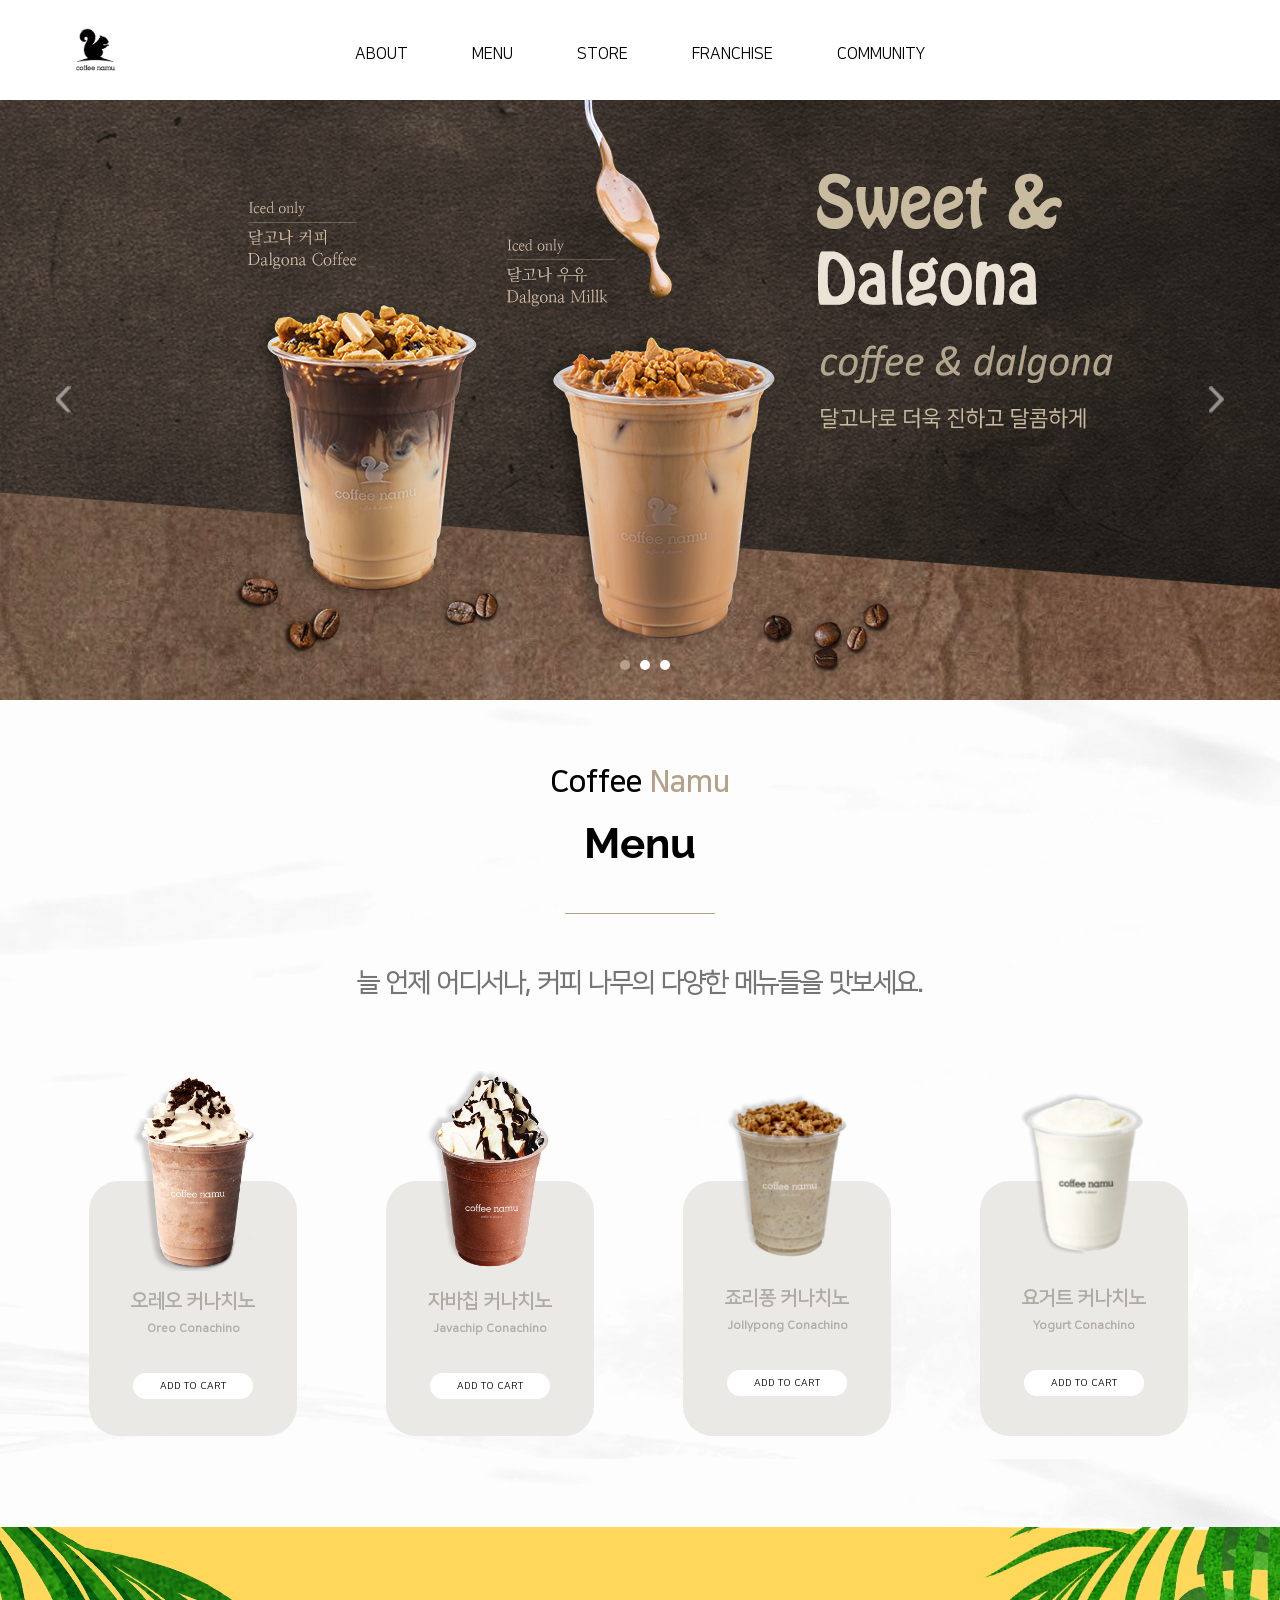
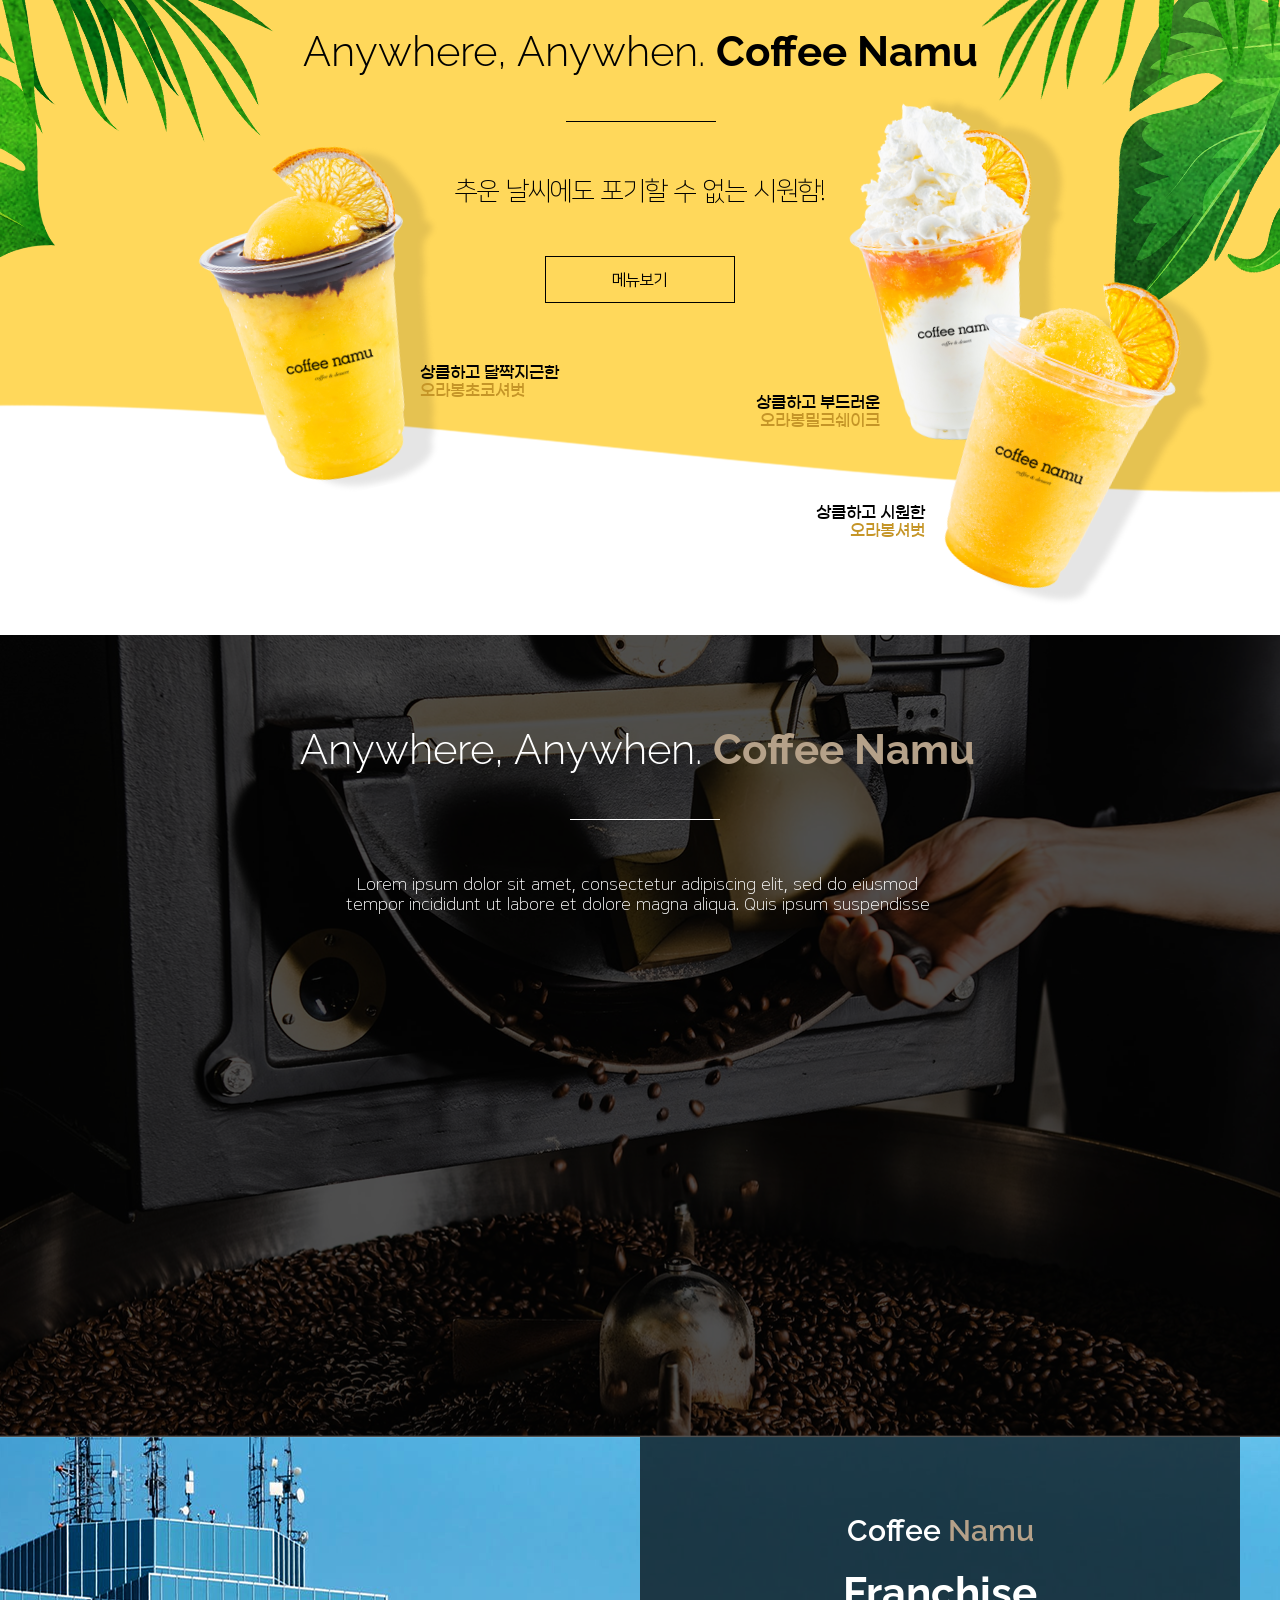
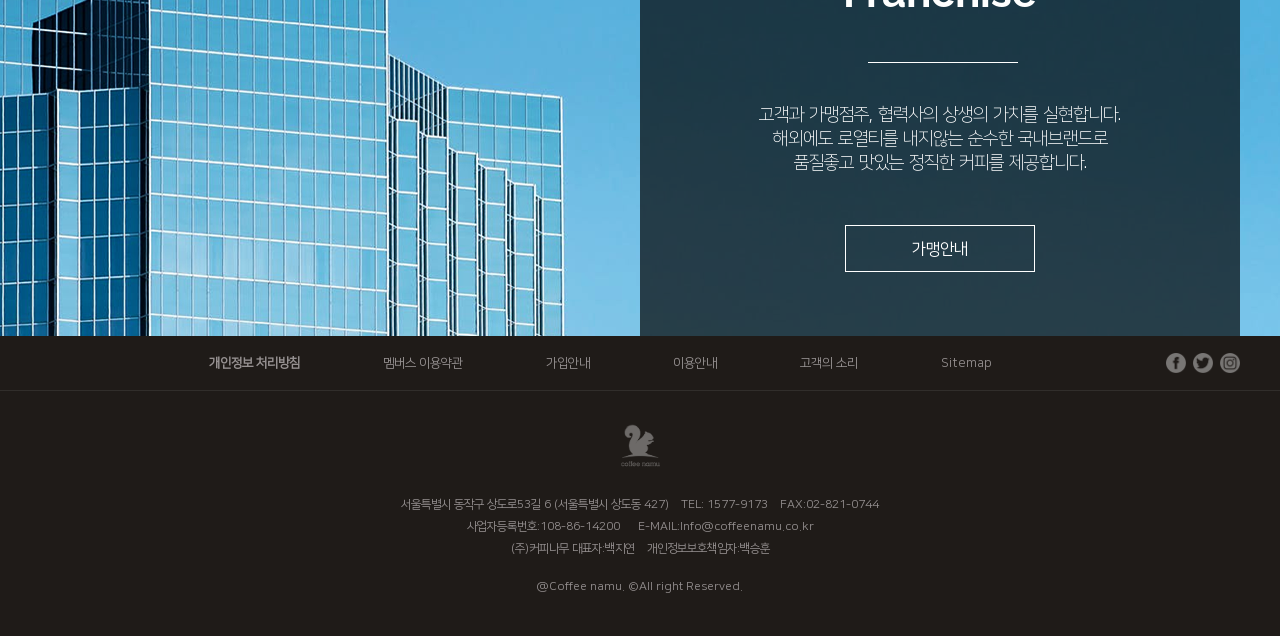
<file: index.html>
<!DOCTYPE html>
<html lang="en">
<head>
    <meta charset="UTF-8">
    <meta name="viewport" content="width=device-width, initial-scale=1.0">
    <script src="./js/jquery-3.5.1.min.js"></script>

    <!-- 슬라이드 -->
    <script src="./js/jquery-1.11.3.js"></script>
    <script src="./js/jquery.bxslider.min.js"></script>
    <link rel="stylesheet" href="./css/bxslider.css">

    <script>

        var j = $.noConflict(true); // $.noConflict(true) 를 사용해서 $ -> 변수로 선언한 j로 바꾸니 해결!
        
        j(document).ready(function(){ 
        
            var main = j('.bxslider').bxSlider({ 
        
            mode: 'horizontal', 
        
            auto: true,	//자동으로 슬라이드 
        
            controls : true,	//좌우 화살표	
        
            autoControls: true,	//stop,play 
        
            pager:true,	//페이징 
        
            pause: 5000, 
        
            autoDelay: 0,	
        
            slideWidth: 1920, 
        
            speed: 700, 
        
            stopAutoOnclick:true, 

            autoHover: true
        
        }); 
        
        
        
        j(".bx-stop").click(function(){	// 중지버튼 눌렀을때 
        
            main.stopAuto(); 
        
            j(".bx-stop").hide(); 
        
            j(".bx-start").show(); 
        
            return false; 
        
        }); 
        
        
        
        j(".bx-start").click(function(){	//시작버튼 눌렀을때 
        
            main.startAuto(); 
        
            j(".bx-start").hide(); 
        
            j(".bx-stop").show(); 
        
            return false; 
        
        }); 
        
        
        
        j(".bx-start").hide();	//onload시 시작버튼 숨김. 
        
        }); 
        
        </script>


    <link href="https://fonts.googleapis.com/css2?family=Raleway:wght@300;600;700&display=swap" rel="stylesheet">

    <!-- 사용자 자바 -->
    <script src="./js/main.js"></script>

    <!-- 사용자 CSS -->
    <link rel="stylesheet" href="./css/style.css">


    <title>Coffee Namu</title>
</head>


<body>


    <div class="main_wrap">
    <div class="main_wrap2" style="height: 3836px;">


        <section id="main">
            <header id="top"><!-- changed -->
                <div class="logo">
                <a href="">
                    <img src="./img/logo.png" style="width:50px; height:50px;" alt="">
                </a>
    
                <div class="accent"> 
                </div>
                </div><!-- changed -->
                
    
                <nav>
                    <ul class="depth1">
                        <li>
                            <a href="./sub1_1.html">ABOUT</a>
                            <ul class="sub">
                                <li><a href="./sub1_1.html">Brand Story</a></li>
                                <li><a href="./sub1_2.html">Location</a></li>
                            </ul>
                        </li>
                        <li>
                            <a href="./sub2_1.html">MENU</a>
                            <ul class="sub">
                                <li><a href="./sub2_1.html">New</a></li>
                                <li><a href="">Coffee</a></li>
                                <li><a href="">Tea & Beverage</a></li>
                                <li><a href="">Dessert</a></li>
                            </ul>
                        </li>
                        <li>
                            <a href="">STORE</a>			
                            <ul class="sub">
                                <li><a href="">매장찾기</a></li>
                            </ul>
                        </li>
        
                        <li>
                            <a href="">FRANCHISE</a>			
                            <ul class="sub">
                                <li><a href="">가맹안내</a></li>
                                <li><a href="">창업지원</a></li>
                                <li><a href="">가맹점 현황</a></li>
                            </ul>
                        </li>
        
                        <li>
                            <a href="">COMMUNITY</a>			
                            <ul class="sub">
                                <li><a href="">커피나무 소식</a></li>
                                <li><a href="">F&Q</a></li>
                            </ul>
                        </li>
                    </ul>
                </nav>    
            </header>
        </section>

    
    <div class="banner_wrap">
        <div class="home__slider">
            <div class="bxslider">
                <div><img src="./img/banner1.png" alt="그림1"></div>
                <div><img src="./img/banner2.png" alt="그림2"></div>
                <div><img src="./img/banner3.png" alt="그림3"></div>
            </div>   
        </div>      
    </div>

    
    <section id="content1">
        <div class="title">
            <p>Coffee <span>Namu</span> </p>
            <h1>Menu</h1>
            <p class="line"> </p>
            <h2>늘 언제 어디서나, 커피 나무의 다양한 메뉴들을 맛보세요.</h2>
        </div>

        <div class="menu">
            <div class="menu_wrap">
                <div class="m1">
                    <img src="./img/뜸부기/oreo.png" alt="oreo">
                    <h1>오레오 커나치노</h1>
                    <h2>Oreo Conachino</h2>
                    <button>ADD TO CART</button>
                </div>

                <div class="m2">
                    <img src="./img/뜸부기/javachip.png" alt="javachip">
                    <h1>자바칩 커나치노</h1>
                    <h2>Javachip Conachino</h2>
                    <button>ADD TO CART</button>
                </div>

                <div class="m3">
                    <img src="./img/뜸부기/jollypong.png" alt="jollypong">
                    <h1>죠리퐁 커나치노</h1>
                    <h2>Jollypong Conachino</h2>
                    <button>ADD TO CART</button>
                </div>

                <div class="m4">
                    <img src="./img/뜸부기/plainyogurt.png" alt="plainyogurt">
                    <h1>요거트 커나치노</h1>
                    <h2>Yogurt Conachino</h2>
                    <button>ADD TO CART</button>
                </div>
            </div>
        </div>

        <div class="pager2">
            
        </div>
    </section>


    <section id="content2">
        <div class="title">
            <h1>Anywhere, Anywhen. <span>Coffee Namu</span></h1>
            <p class="line"> </p>
            <h2>추운 날씨에도 포기할 수 없는 시원함!</h2>
            <input class="button" type="button" value="메뉴보기"
                onClick="location.href='sub2_1.html'">
        </div>


        <div class="new">
            <div class="n1">
                <div class="shake-vertical">
                    <img src="./img/뜸부기/new1.png" alt="new1">
                </div>
                <ul>
                    <li>상큼하고 달짝지근한</li>
                    <li>오라봉초코셔벗</li>
                </ul>
            </div>

            <div class="n2">
                <div class="shake-vertical">
                    <img src="./img/뜸부기/new3.png" alt="new2">
                </div>
                <ul>
                    <li>상큼하고 부드러운</li>
                    <li>오라봉밀크쉐이크</li>
                </ul>
            </div>

            <div class="n3">
                <div class="shake-vertical">
                    <img src="./img/뜸부기/new2.png" alt="">
                </div>
                <ul>
                    <li>상큼하고 시원한</li>
                    <li>오라봉셔벗</li>
                </ul>
            </div>
        </div>
    </section>


    <section id="content3">
        <div class="bg">
            <img src="./img/뜸부기/이미지 2.png" alt="">
            <div class="trans"></div>
        </div>

        <div class="title">
            <h1>Anywhere, Anywhen. <span>Coffee Namu</span></h1>
            <p class="line"> </p>
            <h2>Lorem ipsum dolor sit amet, consectetur adipiscing elit, sed do eiusmod <br> tempor incididunt ut labore et dolore magna aliqua. Quis ipsum suspendisse </h2>
            <iframe class="video" width="640" height="360" src="https://www.youtube.com/embed/LH9Fu33ukTg" frameborder="0" allow="accelerometer; autoplay; clipboard-write; encrypted-media; gyroscope; picture-in-picture" allowfullscreen></iframe>
        </div>
    </section>


    <section id="content4">
        <div class="content4_container">
            <div class="left"></div>
            <div class="trans">
                <h1>Coffee <span> Namu</span></h1>
                    <h3>Franchise</h3>
                    <p class="line"> </p>
                    <h2>고객과 가맹점주, 협력사의 상생의 가치를 실현합니다. <br> 해외에도 로열티를 내지않는 순수한 국내브랜드로 <br>품질좋고 맛있는 정직한 커피를 제공합니다. </h2>
                    <button>가맹안내</button>
            </div>
        </div>
    </section>

</div>
</div>

<footer id="footer" style="top: 3536px;">
    <div class="footer_container">
    <ul class="footer_menu">
        <li><a href="#"><strong>개인정보 처리방침</strong></a> </li>
        <li><a href="#">멤버스 이용약관 </a></li>
        <li><a href="#">가입안내</a></li>
        <li><a href="#">이용안내</a></li>
        <li><a href="#">고객의 소리</a></li>
        <li><a href="#">Sitemap</a></li>
    </ul>

    <ul class="sns">
        <li><a href="#"><img src="./img/facebook.png" alt=""></a></li>
        <li><a href="#"><img src="./img/twitter.png" alt=""></a></li>
        <li><a href="#"><img src="./img/instagram.png" alt=""></a></li>
    </ul>
    </div> <!--container end-->

    <div class="footer_line"></div>

    <div class="footer_container2">
        <img class="footer_logo" src="./img/logo2.png"  alt="footer logo">
        
        <p class="footer_text">서울특별시 동작구 상도로53길 6 (서울특별시 상도동 427) &nbsp; &nbsp;TEL: 1577-9173&nbsp;&nbsp;&nbsp; FAX:02-821-0744 <br>
        사업자등록번호:108-86-14200&nbsp;&nbsp;&nbsp;&nbsp;&nbsp; E-MAIL:Info@coffeenamu.co.kr <br>
        (주)커피나무 대표자:백지연&nbsp;&nbsp;&nbsp; 개인정보보호책임자:백승훈
        </p>

        <p class="copy">
            @Coffee namu. &copy;All right Reserved.
        </p>  
    </div>
</footer>

</body>
</html>
</file>
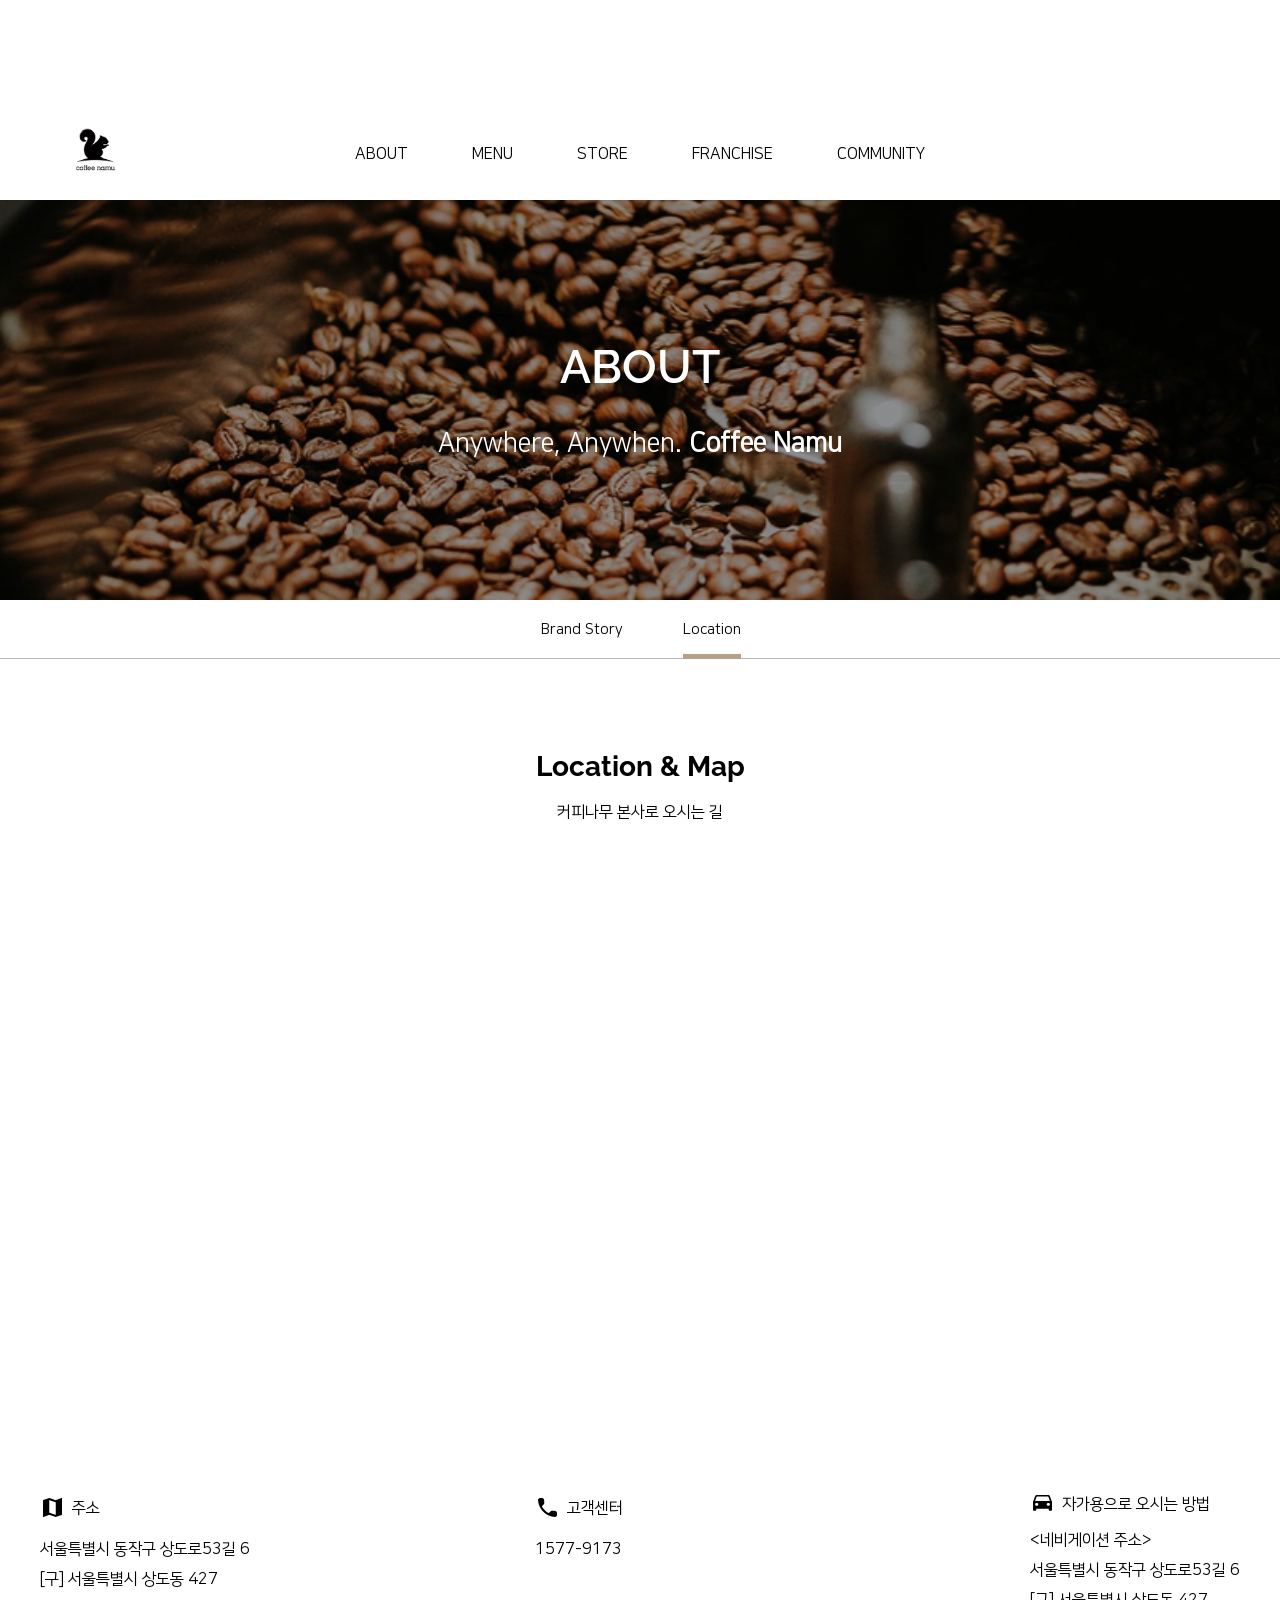
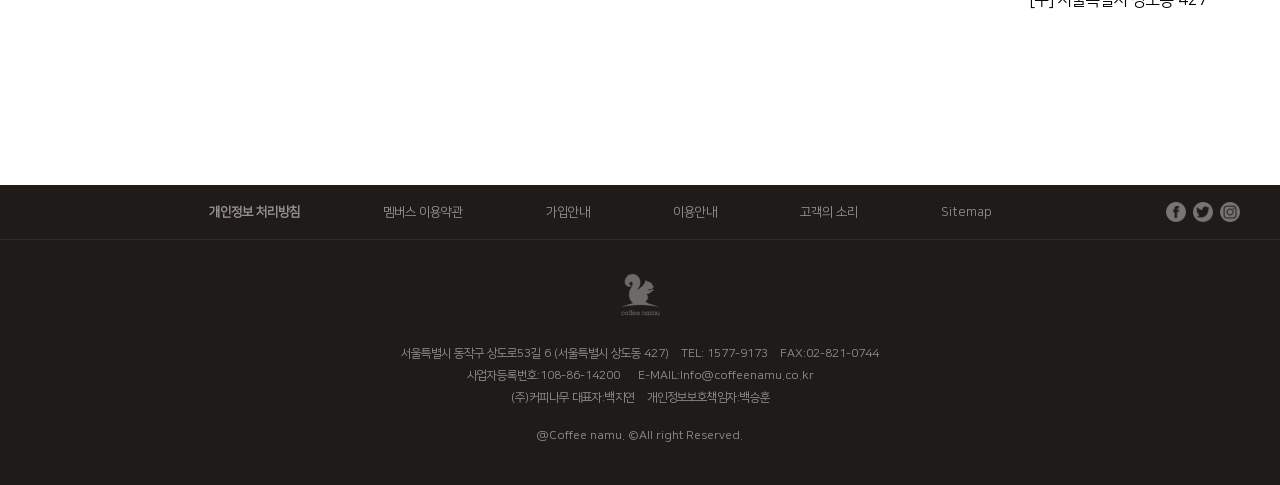
<file: sub1_2.html>
<!DOCTYPE html>
<html lang="en">
<head>
    <meta charset="UTF-8">
    <meta name="viewport" content="width=device-width, initial-scale=1.0">

    <script src="./js/jquery-3.5.1.min.js"></script>
    <link href="https://fonts.googleapis.com/css2?family=Raleway:wght@300;600;700&display=swap" rel="stylesheet">
    
    <!-- 사용자 자바 -->
    <script src="./js/main.js"></script>

    <!-- 사용자 CSS -->
    <link rel="stylesheet" href="./css/style.css">

    <title>ABOUT > Location</title>
</head>
<body>

<div class="main_wrap">
<div class="main_wrap2" style="height: 1940px;">
    <section id="main">
        <header id="top"><!-- changed -->
            <div class="logo">
            <a href="./index.html">
                <img src="./img/logo.png" style="width:50px; height:50px;" alt="">
            </a>

            <div class="accent"> 
            </div>
            </div><!-- changed -->
            

            <nav>
                <ul class="depth1">
                    <li>
                        <a href="./sub1_1.html">ABOUT</a>
                        <ul class="sub">
                            <li><a href="./sub1_1.html">Brand Story</a></li>
                            <li><a href="./sub1_2.html">Location</a></li>
                        </ul>
                    </li>
                    <li>
                        <a href="./sub2_1.html">MENU</a>
                        <ul class="sub">
                            <li><a href="./sub2_1.html">New</a></li>
                            <li><a href="">Coffee</a></li>
                            <li><a href="">Tea & Beverage</a></li>
                            <li><a href="">Dessert</a></li>
                        </ul>
                    </li>
                    <li>
                        <a href="">STORE</a>			
                        <ul class="sub">
                            <li><a href="">매장찾기</a></li>
                        </ul>
                    </li>
    
                    <li>
                        <a href="">FRANCHISE</a>			
                        <ul class="sub">
                            <li><a href="">가맹안내</a></li>
                            <li><a href="">창업지원</a></li>
                            <li><a href="">가맹점 현황</a></li>
                        </ul>
                    </li>
    
                    <li>
                        <a href="">COMMUNITY</a>			
                        <ul class="sub">
                            <li><a href="">커피나무 소식</a></li>
                            <li><a href="">F&Q</a></li>
                        </ul>
                    </li>
                </ul>
            </nav>    
        </header>
    </section>



    <section id="sub_title">
        <h1>ABOUT</h1>
        <h2>Anywhere, Anywhen. <span>Coffee Namu</span></h2>
    </section>

    
    <section id="sub_nav">
        <ul>
            <li><a href="./sub1_1.html">Brand Story</a></li>
            <li><a href="./sub1_2.html" style="border-bottom: 5px solid #B5A189; padding-bottom: 16px;">Location</a></li>
        </ul>
    </section>

</div>
</div>


<section id="sub1_2content">
    <div class="title">
        <h1>Location & Map</h1>
        <h2>커피나무 본사로 오시는 길</h2>
    </div>

    <div class="map_wrap">
        <iframe src="https://www.google.com/maps/embed?pb=!1m18!1m12!1m3!1d3165.432270247312!2d126.95109251516573!3d37.497721679810915!2m3!1f0!2f0!3f0!3m2!1i1024!2i768!4f13.1!3m3!1m2!1s0x357c9f7dee5e2709%3A0xe45bc6c9b511c5ff!2z7ISc7Jq47Yq567OE7IucIOuPmeyekeq1rCDsg4Hrj4Trj5kg7IOB64-E66GcNTPquLggNg!5e0!3m2!1sko!2skr!4v1603605767948!5m2!1sko!2skr" width="1920px" height="560" frameborder="0" style="border:0;" allowfullscreen="" aria-hidden="false" tabindex="0"></iframe>

        <div class="map_text">
            <ul>
                <li><img src="./img/map-black-48dp.png" alt=""> <span>주소</span></li>
                <li>서울특별시 동작구 상도로53길 6 <br>
                    [구] 서울특별시 상도동 427</li>
            </ul>

            <ul>
                <li><img src="./img/call-black-48dp.png" alt=""><span>고객센터</span></li>
                <li>1577-9173</li>
            </ul>

            <ul>
                <li><img src="./img/directions_car-black-48dp.png" alt=""><span>자가용으로 오시는 방법</span></li>
                <li>&lt;네비게이션 주소&gt; <br>
                    서울특별시 동작구 상도로53길 6 <br>
                    [구] 서울특별시 상도동 427</li>
            </ul>
        </div>
    </div>
</section>


<footer id="footer" style="top: 700px;">
    <div class="footer_container">
    <ul class="footer_menu">
        <li><a href="#"><strong>개인정보 처리방침</strong></a> </li>
        <li><a href="#">멤버스 이용약관 </a></li>
        <li><a href="#">가입안내</a></li>
        <li><a href="#">이용안내</a></li>
        <li><a href="#">고객의 소리</a></li>
        <li><a href="#">Sitemap</a></li>
    </ul>

    <ul class="sns">
        <li><a href="#"><img src="./img/facebook.png" alt=""></a></li>
        <li><a href="#"><img src="./img/twitter.png" alt=""></a></li>
        <li><a href="#"><img src="./img/instagram.png" alt=""></a></li>
    </ul>
    </div> <!--container end-->

    <div class="footer_line"></div>

    <div class="footer_container2">
        <img class="footer_logo" src="./img/logo2.png"  alt="footer logo">
        
        <p class="footer_text">서울특별시 동작구 상도로53길 6 (서울특별시 상도동 427) &nbsp; &nbsp;TEL: 1577-9173&nbsp;&nbsp;&nbsp; FAX:02-821-0744 <br>
        사업자등록번호:108-86-14200&nbsp;&nbsp;&nbsp;&nbsp;&nbsp; E-MAIL:Info@coffeenamu.co.kr <br>
        (주)커피나무 대표자:백지연&nbsp;&nbsp;&nbsp; 개인정보보호책임자:백승훈
        </p>

        <p class="copy">
            @Coffee namu. &copy;All right Reserved.
        </p>  
    </div>
</footer>
    
</body>
</html>
</file>
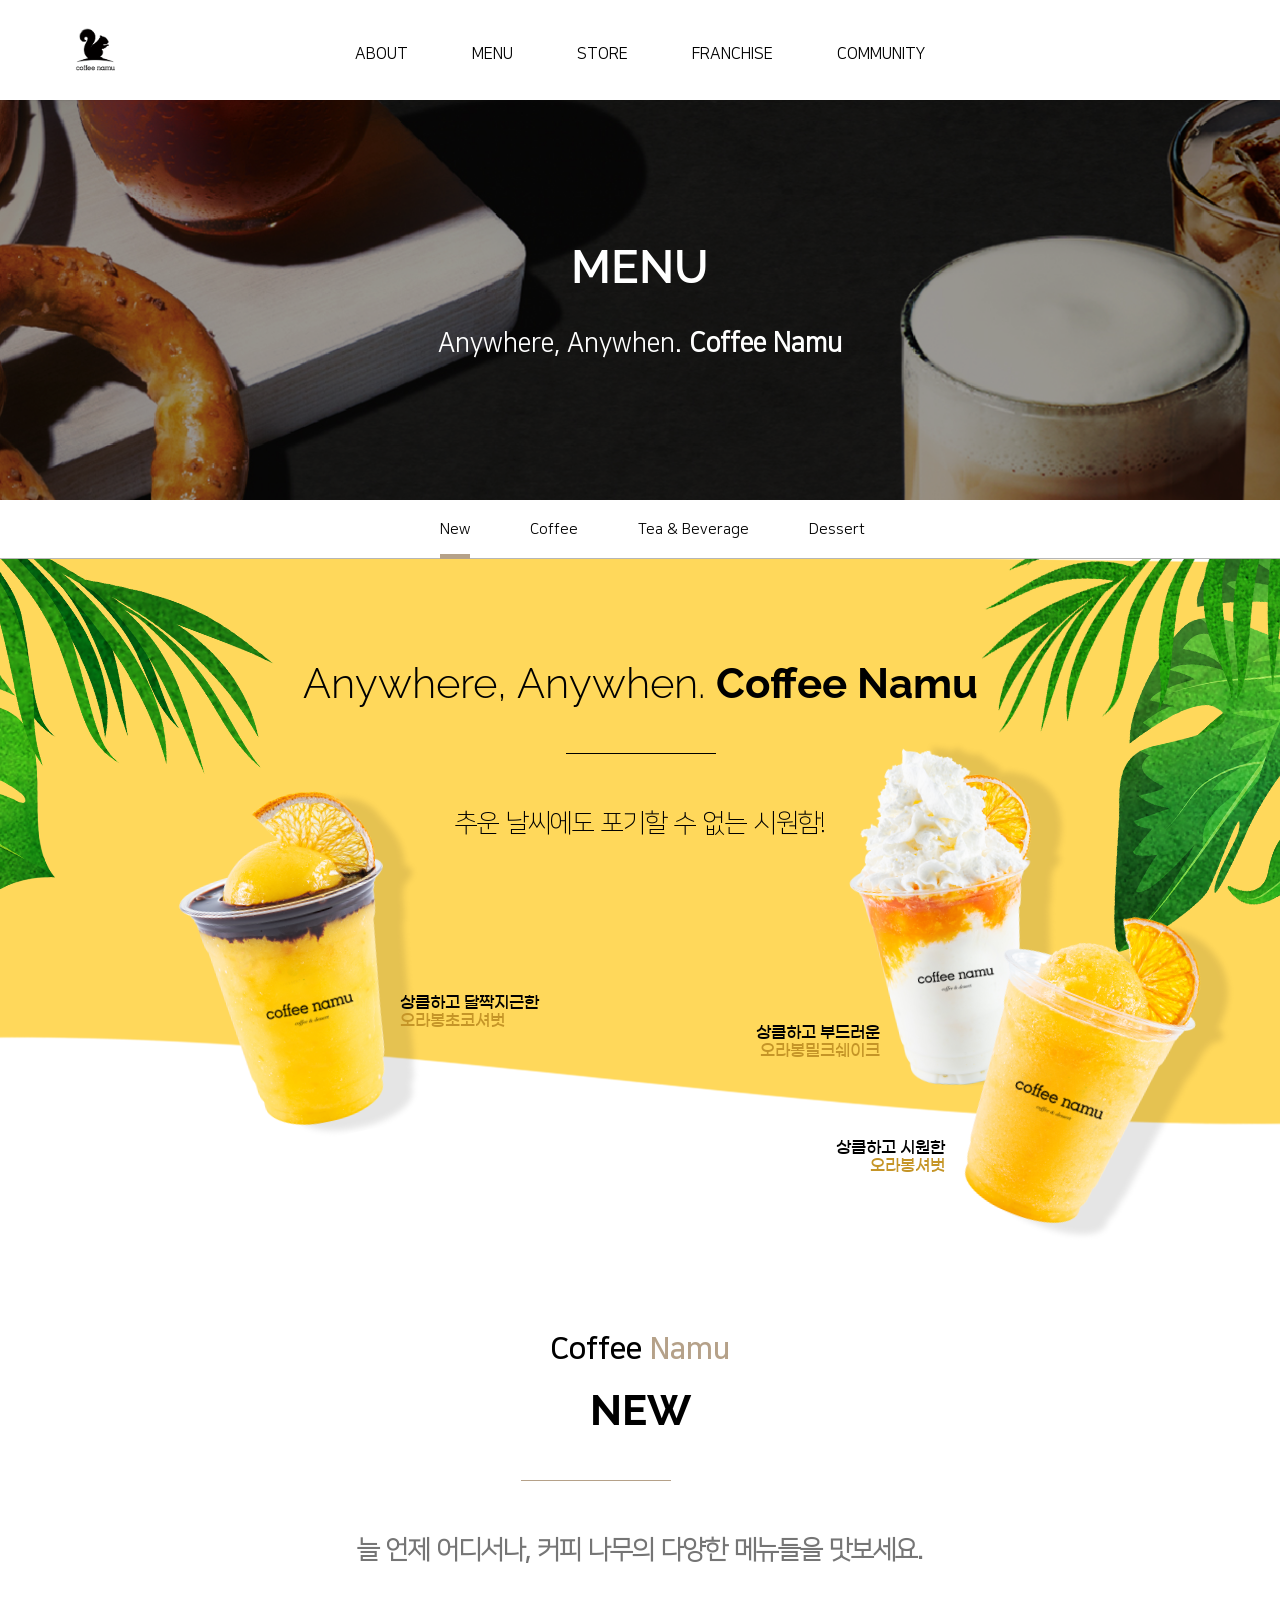
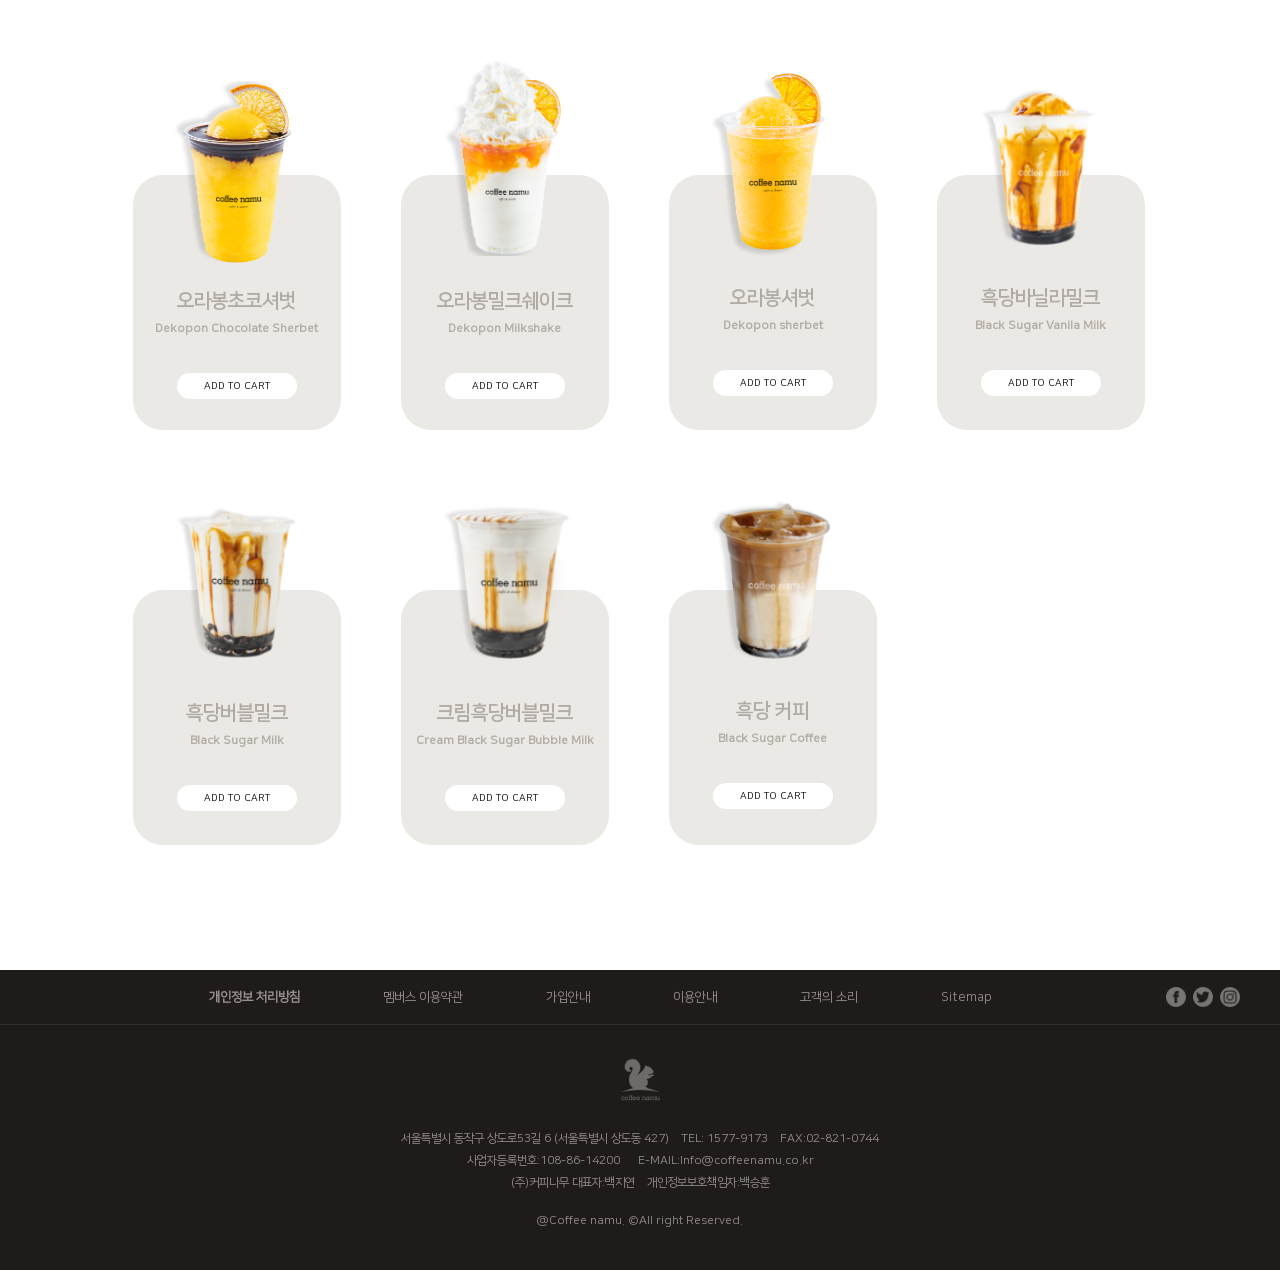
<file: sub2_1.html>
<!DOCTYPE html>
<html lang="en">
<head>
    <meta charset="UTF-8">
    <meta name="viewport" content="width=device-width, initial-scale=1.0">

    <script src="./js/jquery-3.5.1.min.js"></script>
    <link href="https://fonts.googleapis.com/css2?family=Raleway:wght@300;600;700&display=swap" rel="stylesheet">
    
    <!-- 사용자 자바 -->
    <script src="./js/main.js"></script>

    <!-- 사용자 CSS -->
    <link rel="stylesheet" href="./css/style.css">
    <link rel="stylesheet" href="./sub2_1.html">

    <title>MENU > New</title>
</head>
<body>

<div class="main_wrap">
<div class="main_wrap2" style="height: 2860px;">
    <section id="main">
        <header id="top"><!-- changed -->
            <div class="logo">
            <a href="./index.html">
                <img src="./img/logo.png" style="width:50px; height:50px;" alt="">
            </a>

            <div class="accent"> 
            </div>
            </div><!-- changed -->
            

            <nav>
                <ul class="depth1">
                    <li>
                        <a href="./sub1_1.html">ABOUT</a>
                        <ul class="sub">
                            <li><a href="./sub1_1.html">Brand Story</a></li>
                            <li><a href="./sub1_2.html">Location</a></li>
                        </ul>
                    </li>
                    <li>
                        <a href="./sub2_1.html">MENU</a>
                        <ul class="sub">
                            <li><a href="./sub2_1.html">New</a></li>
                            <li><a href="">Coffee</a></li>
                            <li><a href="">Tea & Beverage</a></li>
                            <li><a href="">Dessert</a></li>
                        </ul>
                    </li>
                    <li>
                        <a href="">STORE</a>			
                        <ul class="sub">
                            <li><a href="">매장찾기</a></li>
                        </ul>
                    </li>
    
                    <li>
                        <a href="">FRANCHISE</a>			
                        <ul class="sub">
                            <li><a href="">가맹안내</a></li>
                            <li><a href="">창업지원</a></li>
                            <li><a href="">가맹점 현황</a></li>
                        </ul>
                    </li>
    
                    <li>
                        <a href="">COMMUNITY</a>			
                        <ul class="sub">
                            <li><a href="">커피나무 소식</a></li>
                            <li><a href="">F&Q</a></li>
                        </ul>
                    </li>
                </ul>
            </nav>    
        </header>
    </section>



    <section id="sub_title" style="background-image: url('./img/sub2_1.png');">
        <h1>MENU</h1>
        <h2>Anywhere, Anywhen. <span>Coffee Namu</span></h2>
    </section>

    
    <section id="sub_nav3">
        <ul>
            <li><a href="./sub2_1.html" style="border-bottom: 5px solid #B5A189; padding-bottom: 16px;">New</a></li>
            <li><a href="#">Coffee</a></li>
            <li><a href="#">Tea & Beverage</a></li>
            <li><a href="#">Dessert</a></li>
        </ul>
    </section>



    <section id="sub2_1content">
        <section id="content2">
            <div class="title">
                <h1>Anywhere, Anywhen. <span>Coffee Namu</span></h1>
                <p class="line"> </p>
                <h2>추운 날씨에도 포기할 수 없는 시원함!</h2>
                <!-- <button>메뉴보기</button> -->
            </div>
    
    
            <div class="new2">
                    <div class="n1">
                        <div class="shake-vertical">
                            <img src="./img/뜸부기/new1.png" alt="new1">
                        </div>
                        <ul>
                            <li>상큼하고 달짝지근한</li>
                            <li>오라봉초코셔벗</li>
                        </ul>
                    </div>
        
                    <div class="n2">
                        <div class="shake-vertical">
                            <img src="./img/뜸부기/new3.png" alt="new2">
                        </div>
                        <ul>
                            <li>상큼하고 부드러운</li>
                            <li>오라봉밀크쉐이크</li>
                        </ul>
                    </div>
        
                    <div class="n3">
                        <div class="shake-vertical">
                            <img src="./img/뜸부기/new2.png" alt="">
                        </div>
                        <ul>
                            <li>상큼하고 시원한</li>
                            <li>오라봉셔벗</li>
                        </ul>
                    </div>         
            </div>
        </section>
    </section>


    <section id="content2_1">
        <div class="title">
            <p>Coffee <span>Namu</span> </p>
            <h1>NEW</h1>
            <p class="line"> </p>
            <h2>늘 언제 어디서나, 커피 나무의 다양한 메뉴들을 맛보세요.</h2>
        </div>

        <div class="menu">
            <div class="m1">
                <img src="./img/new1.png" style="width:182px; height: 190px; margin-top: -94px;" alt="new1">
                <h1>오라봉초코셔벗</h1>
                <h2>Dekopon Chocolate Sherbet</h2>
                <button>ADD TO CART</button>
            </div>

            <div class="m2">
                <img src="./img/new3.png" style="margin-top: -119px;" alt="new2">
                <h1 style="margin-top: 30px;">오라봉밀크쉐이크</h1>
                <h2>Dekopon Milkshake</h2>
                <button>ADD TO CART</button>
            </div>

            <div class="m3">
                <img src="./img/new2.png" style="width:180px; height: 190px; margin-top: -108px;" alt="new3">
                <h1 style="margin-top: 26px;">오라봉셔벗</h1>
                <h2>Dekopon sherbet</h2>
                <button>ADD TO CART</button>
            </div>

            <div class="m4">
                <img src="./img/new5.png" style="width: 158px; height: 162px; margin-top: -90px;" alt="new4">
                <h1 style="margin-top: 36px;">흑당바닐라밀크</h1>
                <h2>Black Sugar Vanila Milk</h2>
                <button>ADD TO CART</button>
            </div>
            
            <div class="m5">
                <img src="./img/new4.png" style="width: 158px; height: 162px; margin-top: -90px;" alt="new5">
                <h1 style="margin-top: 36px;">흑당버블밀크</h1>
                <h2>Black Sugar Milk</h2>
                <button>ADD TO CART</button>
            </div>

            <div class="m6">
                <img src="./img/new6.png" style="width: 158px; height: 162px; margin-top: -90px;" alt="new6">
                <h1 style="margin-top: 36px;">크림흑당버블밀크</h1>
                <h2>Cream Black Sugar Bubble Milk</h2>
                <button>ADD TO CART</button>
            </div>

            <div class="m7">
                <img src="./img/new7.png" style="width: 158px; height: 162px; margin-top: -90px;" alt="new7">
                <h1 style="margin-top: 34px;">흑당 커피</h1>
                <h2>Black Sugar Coffee</h2>
                <button>ADD TO CART</button>
            </div>
        </div>
    </section>
    
</div>
</div>

<footer id="footer" style="top: 2570px;">
    <div class="footer_container">
    <ul class="footer_menu">
        <li><a href="#"><strong>개인정보 처리방침</strong></a> </li>
        <li><a href="#">멤버스 이용약관 </a></li>
        <li><a href="#">가입안내</a></li>
        <li><a href="#">이용안내</a></li>
        <li><a href="#">고객의 소리</a></li>
        <li><a href="#">Sitemap</a></li>
    </ul>

    <ul class="sns">
        <li><a href="#"><img src="./img/facebook.png" alt=""></a></li>
        <li><a href="#"><img src="./img/twitter.png" alt=""></a></li>
        <li><a href="#"><img src="./img/instagram.png" alt=""></a></li>
    </ul>
    </div> <!--container end-->

    <div class="footer_line"></div>

    <div class="footer_container2">
        <img class="footer_logo" src="./img/logo2.png"  alt="footer logo">
        
        <p class="footer_text">서울특별시 동작구 상도로53길 6 (서울특별시 상도동 427) &nbsp; &nbsp;TEL: 1577-9173&nbsp;&nbsp;&nbsp; FAX:02-821-0744 <br>
        사업자등록번호:108-86-14200&nbsp;&nbsp;&nbsp;&nbsp;&nbsp; E-MAIL:Info@coffeenamu.co.kr <br>
        (주)커피나무 대표자:백지연&nbsp;&nbsp;&nbsp; 개인정보보호책임자:백승훈
        </p>

        <p class="copy">
            @Coffee namu. &copy;All right Reserved.
        </p>  
    </div>
</footer>



</body>
</html>
</file>
<file: css/bxslider.css>
﻿/** VARIABLES
===================================*/
/** RESET AND LAYOUT
===================================*/
.bx-wrapper {
  position: relative;
  margin-bottom: 60px;
  padding: 0;
  *zoom: 1;
  -ms-touch-action: pan-y;
  touch-action: pan-y;
}

.bx-wrapper img {
  /*max-width: 100%;*/
  /*이미지 크기 설정*/
  max-width:1920px;
  height:600px;
  display: block;
}
.bxslider {
  margin: 0;
  padding: 0;
}
ul.bxslider {
  list-style: none;
}
.bx-viewport {
  /*fix other elements on the page moving (on Chrome)*/
  -webkit-transform: translatez(0);
}
/** THEME
===================================*/
.bx-wrapper {
	/*이미지밖의 껍데기 크기 설정*/
	width:1920px;
  height:600px;
  margin: 0 auto;
  -moz-box-shadow: 0 0 5px #ccc;
  -webkit-box-shadow: 0 0 5px #ccc;
  box-shadow: 0 0 5px #ccc;
  /* border: 5px solid #fff; */
  background: #fff;
}

.bx-wrapper .bx-controls-auto {
  display: none;
}

.bx-wrapper .bx-pager,
.bx-wrapper .bx-controls-auto {
  /* outline: 1px solid red; */
  position: absolute;
  bottom: 30px; left: 935px;
  width: 1920px;
}
/* LOADER */
.bx-wrapper .bx-loading {
  min-height: 50px;
  background: url('images/bx_loader.gif') center center no-repeat #ffffff;
  height: 100%;
  width: 100%;
  position: absolute;
  top: 0;
  left: 0;
  z-index: 2000;
}
/* PAGER */
.bx-wrapper .bx-pager {
  text-align: center;
  font-size: .85em;
  font-family: Arial;
  font-weight: bold;
  color: #666;
  padding-top: 20px;
  /* outline: 1px solid red; */
}
.bx-wrapper .bx-pager.bx-default-pager a {
  background: rgb(255, 255, 255);
  text-indent: -9999px;
  display: block;
  width: 10px;
  height: 10px;
  margin: 0 5px;
  outline: 0;
  -moz-border-radius: 5px;
  -webkit-border-radius: 5px;
  border-radius: 5px;
}
.bx-wrapper .bx-pager.bx-default-pager a:hover,
.bx-wrapper .bx-pager.bx-default-pager a.active,
.bx-wrapper .bx-pager.bx-default-pager a:focus {
  background: #B5A189;
}
.bx-wrapper .bx-pager-item,
.bx-wrapper .bx-controls-auto .bx-controls-auto-item {
  display: inline-block;
  vertical-align: bottom;
  *zoom: 1;
  *display: inline;
}
.bx-wrapper .bx-pager-item {
  font-size: 0;
  line-height: 0;
}
/* DIRECTION CONTROLS (NEXT / PREV) */
.bx-wrapper .bx-prev {
  left: 370px;
  background: url('images/controls.png') no-repeat 0 -32px;
}
.bx-wrapper .bx-prev:hover,
.bx-wrapper .bx-prev:focus {
  background-position: 0 0;
}
.bx-wrapper .bx-next {
  right: 370px;
  background: url('images/controls.png') no-repeat -43px -32px;
}
.bx-wrapper .bx-next:hover,
.bx-wrapper .bx-next:focus {
  background-position: -43px 0;
}
.bx-wrapper .bx-controls-direction a {
  position: absolute;
  top: 50%; 
  margin-top: -16px;
  outline: 0;
  /* outline: 1px solid red; */
  width: 32px;
  height: 32px;
  text-indent: -9999px;
  z-index: 9999;
}
.bx-wrapper .bx-controls-direction a.disabled {
  display: none;
}
/* AUTO CONTROLS (START / STOP) */
.bx-wrapper .bx-controls-auto {
  text-align: center;
}
.bx-wrapper .bx-controls-auto .bx-start {
  display: block;
  text-indent: -9999px;
  width: 10px;
  height: 11px;
  outline: 0;
  background: url('images/controls.png') -86px -11px no-repeat;
  margin: 0 3px;
}
.bx-wrapper .bx-controls-auto .bx-start:hover,
.bx-wrapper .bx-controls-auto .bx-start.active,
.bx-wrapper .bx-controls-auto .bx-start:focus {
  background-position: -86px 0;
}
.bx-wrapper .bx-controls-auto .bx-stop {
  display: block;
  text-indent: -9999px;
  width: 9px;
  height: 11px;
  outline: 0;
  background: url('images/controls.png') -86px -44px no-repeat;
  margin: 0 3px;
}
.bx-wrapper .bx-controls-auto .bx-stop:hover,
.bx-wrapper .bx-controls-auto .bx-stop.active,
.bx-wrapper .bx-controls-auto .bx-stop:focus {
  background-position: -86px -33px;
}
/* PAGER WITH AUTO-CONTROLS HYBRID LAYOUT */
.bx-wrapper .bx-controls.bx-has-controls-auto.bx-has-pager .bx-pager {
  text-align: left;
  width: 80%;
}
.bx-wrapper .bx-controls.bx-has-controls-auto.bx-has-pager .bx-controls-auto {
  right: 0;
  width: 35px;
}
/* IMAGE CAPTIONS */
.bx-wrapper .bx-caption {
  position: absolute;
  bottom: 0;
  left: 0;
  background: #666;
  background: rgba(80, 80, 80, 0.75);
  width: 100%;
}
.bx-wrapper .bx-caption span {
  color: #fff;
  font-family: Arial;
  display: block;
  font-size: .85em;
  padding: 10px;
}
</file>
<file: css/style.css>
* { padding: 0; margin: 0; font-family: 'square_r';}
ul { list-style-type: none;}
a {text-decoration: none; color: black;}

@font-face {
    font-family: 'square_r';
    src: url('../font/NanumSquare_acR.ttf');
}

@font-face {
    font-family: 'square_b';
    src: url('../font/NanumSquare_acB.ttf');
}

@font-face {
    font-family: 'square_eb';
    src: url('../font/NanumSquare_acEB.ttf');
}

@font-face {
    font-family: 'square_l';
    src: url('../font/NanumSquare_acL.ttf');
}

@font-face {
    font-family: 'gmarket_m';
    src: url('../font/GmarketSansTTFMedium.ttf');
}

@font-face {
    font-family: 'gmarket_l';
    src: url('../font/GmarketSansTTFLight.ttf');
}


body {
    overflow-x: hidden;
}

.main_wrap {
    width: 100%;
    position: relative;
}

.main_wrap2 {
    width: 1920px;
    position: absolute;
    left: 50%;
    transform: translateX(-50%);
    overflow: hidden;
}



/* 헤더 */
/* 헤더 전체 */
#top { /* changed */
	position: relative;
	margin: 0 auto;
	width: 1200px;
	height: 100px;
}



#top .logo { /* changed */
	position: absolute;
	left: 0;
	top: 25px;
	z-index: 10000;
}
#top .logo a { /* changed */
	display: block;
	padding: 0 30px;
	line-height: 62px;
}
#top nav {
	position: absolute;
	left: -50%; /* changed */
	top: 0;
	z-index: 9999;
	width: 200%; /* changed */
	font-size: 0.875em;
	background-color: #fff;
}
#top nav > .depth1 {
	position: relative;
	text-align: center;
	height: 100px;
	overflow: hidden;
	transition: height 0.4s;
    box-shadow: 0 0 2px rgba(0,0,0,.2);
    font-size: 16px;
}
#top nav > .depth1::after {
	content: "";
	display: none;
	position: absolute;
	left: 0;
	top: 100px;
	width: 100%;
	height: 1px;
	background-color: #eaeaea;
}
#top nav > .depth1:hover {
	height: 270px;
}
#top nav > .depth1:hover::after {
	display: block;
}
#top nav > .depth1 > li {
	display: inline-block;
	vertical-align: top;
	box-sizing: border-box;
}
#top nav > .depth1 > li > a {
	display: block;
	padding: 0 30px;
	line-height: 108px;
	text-align: center;
	background-color: #fff;
	transition: background-color 0.3s;
}
#top > nav > .depth1 > .sub a {
	display: block;
	line-height: 40px;
	background-color: #fff;
}
#top nav > .depth1 > li:hover > a {
	/* background-color: #f4f4f48e; */
}

.sub > li:first-child {
    padding-top: 24px;
}

.sub > li {
    padding-top: 15px;
    /* outline: 1px solid red; */
    font-size: 13px;
}

.sub {
    padding-bottom: 50px;
    /* outline: 1px solid red; */
}

/* nav 악센트 */
.accent {
    width: 120px; height: 4px;
	background-color: #B5A189;
    position: absolute;
    top: 72px;
    left: 400px;
    display: none;
    transition-duration: 0.4s;
}




/* 콘텐츠1 */
#content1 {
    width: 100%; height: 827px; margin: 0 auto;
    background-image: url('../img/이미지\ 1.png');
    position: relative;
    text-align: center;
}

#content1 > .title {
    padding: 65px 0 50px 0;
}

#content1 > .title > p {
    font-family: 'square_b','나눔고딕';
    font-size: 30px;
}

#content1 > .title > p > span {
    font-family: 'square_b','나눔고딕';
    font-size: 30px;
    color: #B5A189;
}

#content1 > .title > h1 {
    font-size: 42px;
    font-family: 'Raleway', sans-serif;
    font-weight: 700;
    margin-top: 20px;
}

#content1 > .title > .line {
    width: 150px; height: 30px;
    border-bottom: 1px solid #B5A189;
    text-align: center;
    margin-left: 885px;
    margin-top: 15px;
}

#content1 > .title > h2 {
    margin-top: 55px;
    font-size: 26px;
    font-family: 'square_l','나눔고딕';
    color: rgb(117, 117, 117);
}


#content1 > .menu {
    width: 1200px; height: 360px; 
    /* background-color: red; */
    margin: 0 auto;
    margin-top: 30px;
}

.menu_wrap > div {
    width: 208px; height: 255px;
    margin-right: 40px;
    margin-left: 49px;
    margin-top: 103px;
    background-color:#EAE9E5;
    border-radius: 30px;
    /* outline: 1px solid red; */
    float: left;  
}

.menu_wrap > .m4 {
    margin-right: 0;
}


.menu_wrap > div > img {
    width: 200px; height: 200px;
    margin-top: -110px;
}

.menu_wrap > .m3 > img, 
.menu_wrap > .m4 > img {
    width: 170px; height: 170px;
    margin-top: -90px;
    margin-bottom: 7px;
} 


.menu_wrap > div > h1 {
    color: #B0AAA2;
    font-size: 20px;
    font-family: 'square_b','나눔고딕';
    margin-top: 15px;
}

.menu_wrap > div > h2 {
    color: #B0AAA2;
    font-size: 12px;
    font-family: 'square_r','나눔고딕';
    margin-top: 10px;
}

.menu_wrap > div > button {
    width: 120px; height: 26px;
    border-radius: 50px;
    font-size: 10px;
    background-color: #fff;
    border: none;

    margin-top: 38px;
}


/* 버튼 호버 */
.menu_wrap > div > button:hover {
    background-color: #B0AAA2;
    color: #fff;
}

/* 콘텐츠2 */
#content2 {
    width: 100%; height: 708px; margin: 0 auto;
    /* outline: 1px solid red; */
    background-image: url('../img/bgy.png');
    background-repeat: no-repeat;
    text-align: center;
    position: relative;
}

#content2 > .title > h1 {
    font-size: 42px;
    font-family: 'Raleway', sans-serif;
    font-weight: 300;
    padding-top: 100px;
}

#content2 > .title > h1 > span {
    font-family: 'Raleway', sans-serif;
    font-weight: 700;
}

#content2 > .title > .line {
    width: 150px; height: 30px;
    border-bottom: 1px solid #000000;
    text-align: center;
    margin-left: 886px;
    margin-top: 15px;
}

#content2 > .title > h2 {
    margin-top: 55px;
    font-size: 26px;
    font-family: 'square_l';
    font-weight: lighter;
}


#content2 > .title > .button {
    width: 190px; height: 47px;
    margin-top: 50px;
    background-color: rgba(255, 222, 173, 0);
    font-size: 16px;
    border: 1px solid black;
}

#content2 > .title > .button:hover {
    background-color: #1F1B18;
    border: 1px solid #1F1B18;
    color: white;
}

/* 신메뉴 주스들 */
#content2 > .new {
    width: 1200px;   
    height: 708px; margin: 0 auto;
    /* background-color: rgba(255, 0, 0, 0.123); */
    position: relative;
}

/* 주스1 */
#content2 > .new > .n1 > .shake-vertical > img {
    position: absolute;
    left: 70px;
    top: -190px;
}

#content2 > .new > .n1 > ul {
    position: absolute;
    top: 60px;
    left: 380px;
    font-size: 16px;
    text-align: start;
}


#content2 > .new > div > ul > li {font-family: 'gmarket_m';}
#content2 > .new > div > ul > li:nth-child(2) {
    color: #C59527;
}

/* 주스2 */
#content2 > .new > .n2 > .shake-vertical > img {
    position: absolute;
    right: 0px;
    top: -230px;
    right: 100px;
}

#content2 > .new > .n2 > ul {
    position: absolute;
    top: 90px;
    right: 360px;
    font-size: 16px;
    text-align: end;
}



/* 주스3 */
#content2 > .new > .n3 > .shake-vertical > img {
    position: absolute;
    right: -40px;
    top: -100px;
}


#content2 > .new > .n3 > ul {
    position: absolute;
    top: 200px;
    right: 315px;
    font-size: 16px;
    text-align: end;
}



/* 콘텐츠3 */
#content3 {
    max-width: 1920px; 
    height: 802px; margin: 0 auto;
    text-align: center;
    position: relative;
}

#content3 > .bg {
    width: 1920px; height: 802px;
    position: relative;
}

#content3 > .bg > .trans {
    width: 1920px; height: 802px;
    background-color: rgba(0, 0, 0, 0.692);
    position: absolute;
    top: 0;
}


/* 콘텐츠3_title */
#content3 > .title {
    /* outline: 1px solid red; */
    position: absolute;
    top: -10px;
    left: 620px;

}

#content3 > .title > h1 {
    font-size: 42px;
    font-family: 'Raleway', sans-serif;
    font-weight: 300;
    padding-top: 100px;
    color: white;
}

#content3 > .title > h1 > span {
    font-family: 'Raleway', sans-serif;
    font-weight: 700;
    color: #B5A189;
}

#content3 > .title > .line {
    width: 150px; height: 30px;
    border-bottom: 1px solid #ffffff;
    text-align: center;
    margin-left: 40%;
    margin-top: 15px;
}

#content3 > .title > h2 {
    margin-top: 55px;
    font-size: 18px;
    font-family: 'square_l','나눔고딕';
    color: white;
    font-weight: lighter;
}


#content3 > .title > button {
    width: 190px; height: 47px;
    margin-top: 50px;
    background-color: rgba(255, 222, 173, 0);
    font-size: 16px;
    border: 1px solid black;
}

#content3 > .title > .video {
    margin-top: 60px;
    position: absolute;
    left: 20px;
}



/* 콘텐츠4 */
#content4 {
    position: relative;
    width: 100%; height: 500px; margin: 0 auto;
    /* outline: 1px solid red; */
    background-image: url('../img/content4\ \(2\).png.png');
    background-size: cover;
    background-position: center;
}

.content4_container {
    width: 1200px; height: 100%; margin: 0 auto;
}



/* 콘텐츠4_타이틀 */
#content4 > .content4_container > .trans {
    /* outline: 1px solid red; */
    width: 50%; height: 100%;
    text-align: center;
    float: right;
    background-color: rgba(0, 0, 0, 0.685);
}

.content4_container > .trans > h1 {
    font-size: 30px;
    font-family: 'Raleway', sans-serif;
    font-weight: 600;
    padding-top: 76px;
    color: white;
}

.content4_container > .trans  > h3 {
    font-size: 42px;
    color: white;
    margin-top: 20px;
    font-family: 'Raleway', sans-serif;
}


.content4_container > .trans > h1 > span {
    font-family: 'Raleway', sans-serif;
    font-weight: 600;
    color: #B5A189;
}

.content4_container > .trans > .line {
    width: 150px; height: 30px;
    border-bottom: 1px solid #fff;
    margin-left: 38%;
}

.content4_container > .trans > h2 {
    margin-top: 40px;
    font-size: 18px;
    line-height: 24px;
    font-family: 'square_l', '나눔고딕';
    color: white;
    font-weight: lighter;
}


.content4_container > .trans > button {
    width: 190px; height: 47px;
    margin-top: 50px;
    background-color: rgba(255, 222, 173, 0);
    font-size: 16px;
    border: 1px solid rgb(255, 255, 255);
    color: white;
}

.content4_container > .trans > button:hover {
    background-color: #fff;
    color: black ;
}


/* 푸터 */
/* 푸터 */
/* #footer {
    position: absolute;
    left: 50%; bottom: 0;
    transform: translateX(-50%);
    overflow: hidden;
    background-color: #1F1B18; height: 300px;
    color: rgb(150, 145, 145);
    font-size: 12px;
} */
#footer {
    position: relative;
    text-align: center;
    overflow: hidden;
    background: #1F1B18;
    background-size: cover;
    width: 100%; height: 300px;
    color: rgb(150, 145, 145);
    font-size: 12px;
}
.footer_container {
    width: 1200px;
    margin: 0 auto;
    padding-top: 20px;
    padding-bottom: 20px;
    text-align: center;
    position: relative;
    font-size: 12px;
}


.footer_menu > li {
    display: inline-block;
    margin-right: 80px;
}


.footer_menu > li > a {
    color: rgb(150, 145, 145);
    font-size: 13px;
}

.sns {
    position: absolute;
    top: 17px;
    right: 0;
}

.sns > li {
    display: inline-block;
}

.sns > li > a > img {
    width: 20px;
    margin-left: 4px;
    
}



.footer_line {
    border-bottom: 1px solid rgba(255, 255, 255, 0.082);
}


.footer_container2 {
    width: 1200px; margin: 0 auto;
    /* outline: 1px solid red; */
    text-align: center;
}

.footer_logo {
    width: 50px;
    margin-top: 30px;
    margin-bottom: 20px;
}

.footer_text {
    font-size: 14px;
    line-height: 22px;
    margin-bottom: 20px;
    font-size: 12px;
}


.copy {
    padding-bottom: 30px;
}


/* 애니메이션 */
.shake-vertical {
	-webkit-animation: shake-vertical 10s cubic-bezier(0.455, 0.030, 0.515, 0.955) infinite forwards;
	        animation: shake-vertical 10s cubic-bezier(0.455, 0.030, 0.515, 0.955) infinite forwards;
}

/* ----------------------------------------------
 * Generated by Animista on 2020-10-24 21:15:49
 * Licensed under FreeBSD License.
 * See http://animista.net/license for more info. 
 * w: http://animista.net, t: @cssanimista
 * ---------------------------------------------- */

/**
 * ----------------------------------------
 * animation shake-vertical
 * ----------------------------------------
 */
@-webkit-keyframes shake-vertical {
  0%,
  100% {
    -webkit-transform: translateY(0);
            transform: translateY(0);
  }
  10%,
  30%,
  50%,
  70% {
    -webkit-transform: translateY(-8px);
            transform: translateY(-8px);
  }
  20%,
  40%,
  60% {
    -webkit-transform: translateY(8px);
            transform: translateY(8px);
  }
  80% {
    -webkit-transform: translateY(6.4px);
            transform: translateY(6.4px);
  }
  90% {
    -webkit-transform: translateY(-6.4px);
            transform: translateY(-6.4px);
  }
}
@keyframes shake-vertical {
  0%,
  100% {
    -webkit-transform: translateY(0);
            transform: translateY(0);
  }
  10%,
  30%,
  50%,
  70% {
    -webkit-transform: translateY(-8px);
            transform: translateY(-8px);
  }
  20%,
  40%,
  60% {
    -webkit-transform: translateY(8px);
            transform: translateY(8px);
  }
  80% {
    -webkit-transform: translateY(6.4px);
            transform: translateY(6.4px);
  }
  90% {
    -webkit-transform: translateY(-6.4px);
            transform: translateY(-6.4px);
  }
}


.m1 > img:hover {
    transform: scale(1.1);
    transition-duration: 1s;
}

.m2 > img:hover {
    transform: scale(1.1);
    transition-duration: 1s;
}

.m3 > img:hover {
    transform: scale(1.1);
    transition-duration: 1s;
}

.m4 > img:hover {
    transform: scale(1.1);
    transition-duration: 1s;
}

.m5 > img:hover {
    transform: scale(1.1);
    transition-duration: 1s;
}

.m6 > img:hover {
    transform: scale(1.1);
    transition-duration: 1s;
}

.m7 > img:hover {
    transform: scale(1.1);
    transition-duration: 1s;
}






/* sub1_1 Brand Story */
/* title */
#sub_title {
    width: 1920px; height: 400px; margin: 0 auto;
    /* background-color: red; */
    background-image: url('../img/sub1.png');
    color: white;
    text-align: center;
}

#sub_title > h1 {
    font-family: 'Raleway', sans-serif;
    font-weight: 600;
    font-size: 46px;
    padding-top: 140px;
}

#sub_title > h2 {
    font-size: 26px;
    font-weight: lighter;
    padding-top: 35px;
}

#sub_title > h2 > span {
    font-weight: bold;
}

/* nav */
#sub_nav {
    width: 1920px; height: 58px; margin: 0 auto;
    border-bottom: 1px solid #b6b6b6;
    /* text-align: center; */
    position: relative;
}

#sub_nav > ul {
    /* outline: 1PX solid red; */
    position: absolute;
    left: calc(100%/2.23);
    top: 20px;
}

#sub_nav > ul > li {
    float: left;
    margin-right: 60px;
    /* padding-bottom: 15px;
    border-bottom: 4px solid red; */
}

#sub_nav > ul > li:last-child {
    margin-right: 0px;
}

#sub_nav > ul > li > a {
    font-size: 15px;
}



/* 컨텐츠 */
#sub1_1content {
    width: 1200px; margin: 0 auto;
    margin-bottom: 100px;
    /* outline: 1px solid red; */
}

#sub1_1content > .title {
    text-align: center;
    margin-top: 80px;
    margin-bottom: 150px;
}

#sub1_1content > .title > h1 {
    font-size: 28px;
    font-weight: bold;
    margin-top: 30px;
}

#sub1_1content > .title > h2 {
    font-size: 18px;
    font-weight: normal;
    line-height: 25px;
    margin-top: 20px;
}


/* t1 */
.t1 {
    /* outline: 1px solid red; */
    position: relative;
}

.t1 > div {
    width: 520px; height: 250px;
    display: inline-block;
    padding-left: 30px;
    position: absolute;
}

.t1 > div > h1 {
    font-size: 30px;
    font-weight: bold;
    margin-top: 10px;
}

.t1 > div > h2 {
    font-size: 18px;
    font-weight: normal;
    margin-top: 16px;
    line-height: 24px;
}

.t1 > div > h3{
    /* outline: 1px solid; */
    margin-top: 100px;
    margin-left: 210px;
}

.t1 > div > h1 > span {
    color: #B5A189;
}



/* t2 */
.t2 { 
    position: relative;
    margin-top: 80px;
}
.t2 > div {
    /* outline: 1px solid red; */
    width: 520px; height: 380px;
    display: inline-block;
    padding-top: 20px;
}

.t2 > div > h1 {
    font-size: 30px;
    font-weight: bold;
    margin-top: 10px;
}

.t2 > div > h2 {
    font-size: 18px;
    font-weight: normal;
    margin-top: 16px;
    line-height: 24px;
}

.t2 > div > button {
    background-color: rgba(102, 51, 153, 0);
    border: 1px solid #000;
    margin-top: 100px;

}

.t2 > img {
    display: inline-block;
    position: absolute;
    right: 0;
}

.t2 > div > h1 > span {
    color: #B5A189;
}



/* t3 */
.t3 {
    /* outline: 1px solid red; */
    position: relative;
    margin-top: 80px;
}

.t3 > div {
    width: 520px; height: 250px;
    display: inline-block;
    padding-left: 30px;
    position: absolute;
}

.t3 > div > h1 {
    font-size: 30px;
    font-weight: bold;
    margin-top: 10px;
}

.t3 > div > h2 {
    font-size: 18px;
    font-weight: normal;
    margin-top: 16px;
    line-height: 24px;
}

.t3 > div > button {
    background-color: rgba(102, 51, 153, 0);
    border: 1px solid #000;
    margin-top: 100px;
    position: absolute;
    right: 0;
}

.t3 > div > h1 > span {
    color: #B5A189;
}


/* 버튼 hover */
#sub1_1content > .text > div > div > button:hover{
    background-color: #1F1B18;
    color: white;
}



/* sub1_2 Location */
#sub1_2content {
    width: 100%; 
    margin: 0 auto;
    /* background-color: blue; */
    position: relative;
    top: 650px;
}

#sub1_2content > .title {
    /* background-color: red; */
    margin-top: 100px;
    text-align: center;
}

#sub1_2content > .title > h1 {
    font-size: 28px;
    font-family: 'Raleway', sans-serif;
}

#sub1_2content > .title > h2 {
    font-size: 16px;
    font-weight: lighter;
    margin-top: 20px;
}


/* 지도 */
.map_wrap {
    width: 100%; margin: 0 auto;
    /* position: relative; */
    /* background-color: red; */
    text-align: center;
    margin-top: 70px;
}

/* .map_wrap > iframe {
    position: absolute;
    top: 60px;
    left: 100px;
} */


/* 지도 설명 */
.map_text {
    width: 1200px; height: 240px; margin: 0 auto;
    /* outline: 1px solid red; */
    margin-top: 40px;
}


.map_text ul li:nth-child(2),
.map_text ul li:nth-child(3) {
    line-height: 30px;
}

/* 상세 정렬 */
.map_text ul {
    float: left;
    width: 210px;
    /* background-color: red; */
    text-align: start;
    position: relative;
    margin-right: 285px;
}

.map_text ul:last-child {
    margin-right: 0;
}
.map_text ul li:nth-child(1) span {
    position: absolute;
    top: 4px;
    left: 32px;
}
.map_text ul:nth-child(3) li span {
    /* background-color: blue; */
    position: absolute;
    top: 0px;
}
.map_text ul li:first-child {
    margin-bottom: 10px;
}


/* 
.map_text ul:nth-child(2) {
   position: absolute;
   left: 450px;
}

.map_text ul:nth-child(3) {
    position: absolute;
    left: 790px;
}

.map_text ul li:nth-child(1) {
    font-size: 16px;
    font-weight: bold;
    position: relative;
    margin-bottom: 13px;
}

.map_text ul li:nth-child(1) span {
    position: absolute;
    top: 3px;
    left: 32px;
}

.map_text ul:nth-child(3) li:nth-child(1) span {
    position: absolute;
    top: -1px;
    left: 32px;
} */



/* sub2_1 New */
/* nav */
#sub_nav3 {
    width: 1920px; height: 58px; margin: 0 auto;
    border-bottom: 1px solid #b6b6b6;
    /* text-align: center; */
    position: relative;
}

#sub_nav3 > ul {
    /* outline: 1PX solid red; */
    position: absolute;
    left: 760px;
    top: 20px;
}

#sub_nav3 > ul > li {
    float: left;
    margin-right: 60px;
    /* padding-bottom: 15px;
    border-bottom: 4px solid red; */
}

#sub_nav3 > ul > li:last-child {
    margin-right: 0px;
}

#sub_nav3 > ul > li > a {
    font-size: 15px;
}



/* 콘텐츠 */
#content2_1 {
    width: 100%; height: 827px; margin: 0 auto;
    position: relative;
    text-align: center;
}

#content2_1 > .title {
    padding: 65px 0 50px 0;
}

#content2_1 > .title > p {
    font-family: 'square_b','나눔고딕';
    font-size: 30px;
}

#content2_1 > .title > p > span {
    font-family: 'square_b','나눔고딕';
    font-size: 30px;
    color: #B5A189;
}

#content2_1 > .title > h1 {
    font-size: 42px;
    font-family: 'Raleway', sans-serif;
    font-weight: 700;
    margin-top: 20px;
}

.line {
    width: 150px; height: 30px;
    border-bottom: 1px solid #B5A189;
    text-align: center;
    margin-left: 43.8%;
    margin-top: 15px;
}

#content2_1 > .title > h2 {
    margin-top: 55px;
    font-size: 26px;
    font-family: 'square_l','나눔고딕';
    color: rgb(117, 117, 117);
}


/* sub2_1 주스들 */
    .new2 {
        width: 1200px; height: 708px;
        margin: 0 auto;
        position: relative;
    }
/* 주스1 */
.new2 > .n1 > .shake-vertical > img {
    position: absolute;
    left: 50px;
    top: -80px;
}

.new2 > .n1 > ul {
    position: absolute;
    top: 155px;
    left: 360px;
    font-size: 16px;
    text-align: start;
}


.new2 > div > ul > li {font-family: 'gmarket_m';}
.new2 > div > ul > li:nth-child(2) {
    color: #C59527;
}

/* 주스2 */
.new2 > .n2 > .shake-vertical > img {
    position: absolute;
    right: 0px;
    top: -120px;
    right: 100px;
}

.new2 > .n2 > ul {
    position: absolute;
    top: 185px;
    right: 360px;
    font-size: 16px;
    text-align: end;
}



/* 주스3 */
.new2 > .n3 > .shake-vertical > img {
    position: absolute;
    right: -60px;
    top: 0;
}


.new2 > .n3 > ul {
    position: absolute;
    top: 300px;
    right: 295px;
    font-size: 16px;
    text-align: end;
}




/* 메뉴 */
#content2_1 > .menu {
    margin: 0 auto;
    width: 1015px; 
    /* outline: 1px solid red; */
}

#content2_1 > .menu > div {
    width: 208px; height: 255px;
    margin-right: 60px;
    margin-top: 103px;
    background-color:#EAE9E5;
    border-radius: 30px;
    /* outline: 1px solid red; */
    float: left;  
}

#content2_1 > .menu > .m4 {
    margin-right: 0;
}

#content2_1 > .menu > div > img {
    width: 200px; height: 200px;
    margin-top: -110px;
}

#content2_1 > .menu > .m3 > img, 
#content2_1 > .menu > .m4 > img {
    width: 170px; height: 170px;
    margin-top: -90px;
} 


#content2_1 > .menu > div > h1 {
    color: #B0AAA2;
    font-size: 20px;
    font-family: 'square_b','나눔고딕';
    margin-top: 15px;
}

#content2_1 > .menu > div > h2 {
    color: #B0AAA2;
    font-size: 12px;
    font-family: 'square_r','나눔고딕';
    margin-top: 10px;
}


#content2_1 > .menu > div > button {
    width: 120px; height: 26px;
    border-radius: 50px;
    font-size: 10px;
    background-color: #fff;
    border: none;

    margin-top: 38px;
}


/* 버튼 호버 */
#content2_1 > .menu > div > button:hover {
    background-color: #B0AAA2;
    color: #fff;
}

#content2_1 > .menu > div:nth-child(5),
#content2_1 > .menu > div:nth-child(6),
#content2_1 > .menu > div:nth-child(7) {
    margin-top: 170px;
}
#content2_1 > .menu > div:nth-child(1),
#content2_1 > .menu > div:nth-child(2),
#content2_1 > .menu > div:nth-child(3),
#content2_1 > .menu > div:nth-child(4),
#content2_1 > .menu > div:nth-child(5),
#content2_1 > .menu > div:nth-child(6),
#content2_1 > .menu > div:nth-child(7) {
    margin-top: 160px;
}
</file>
